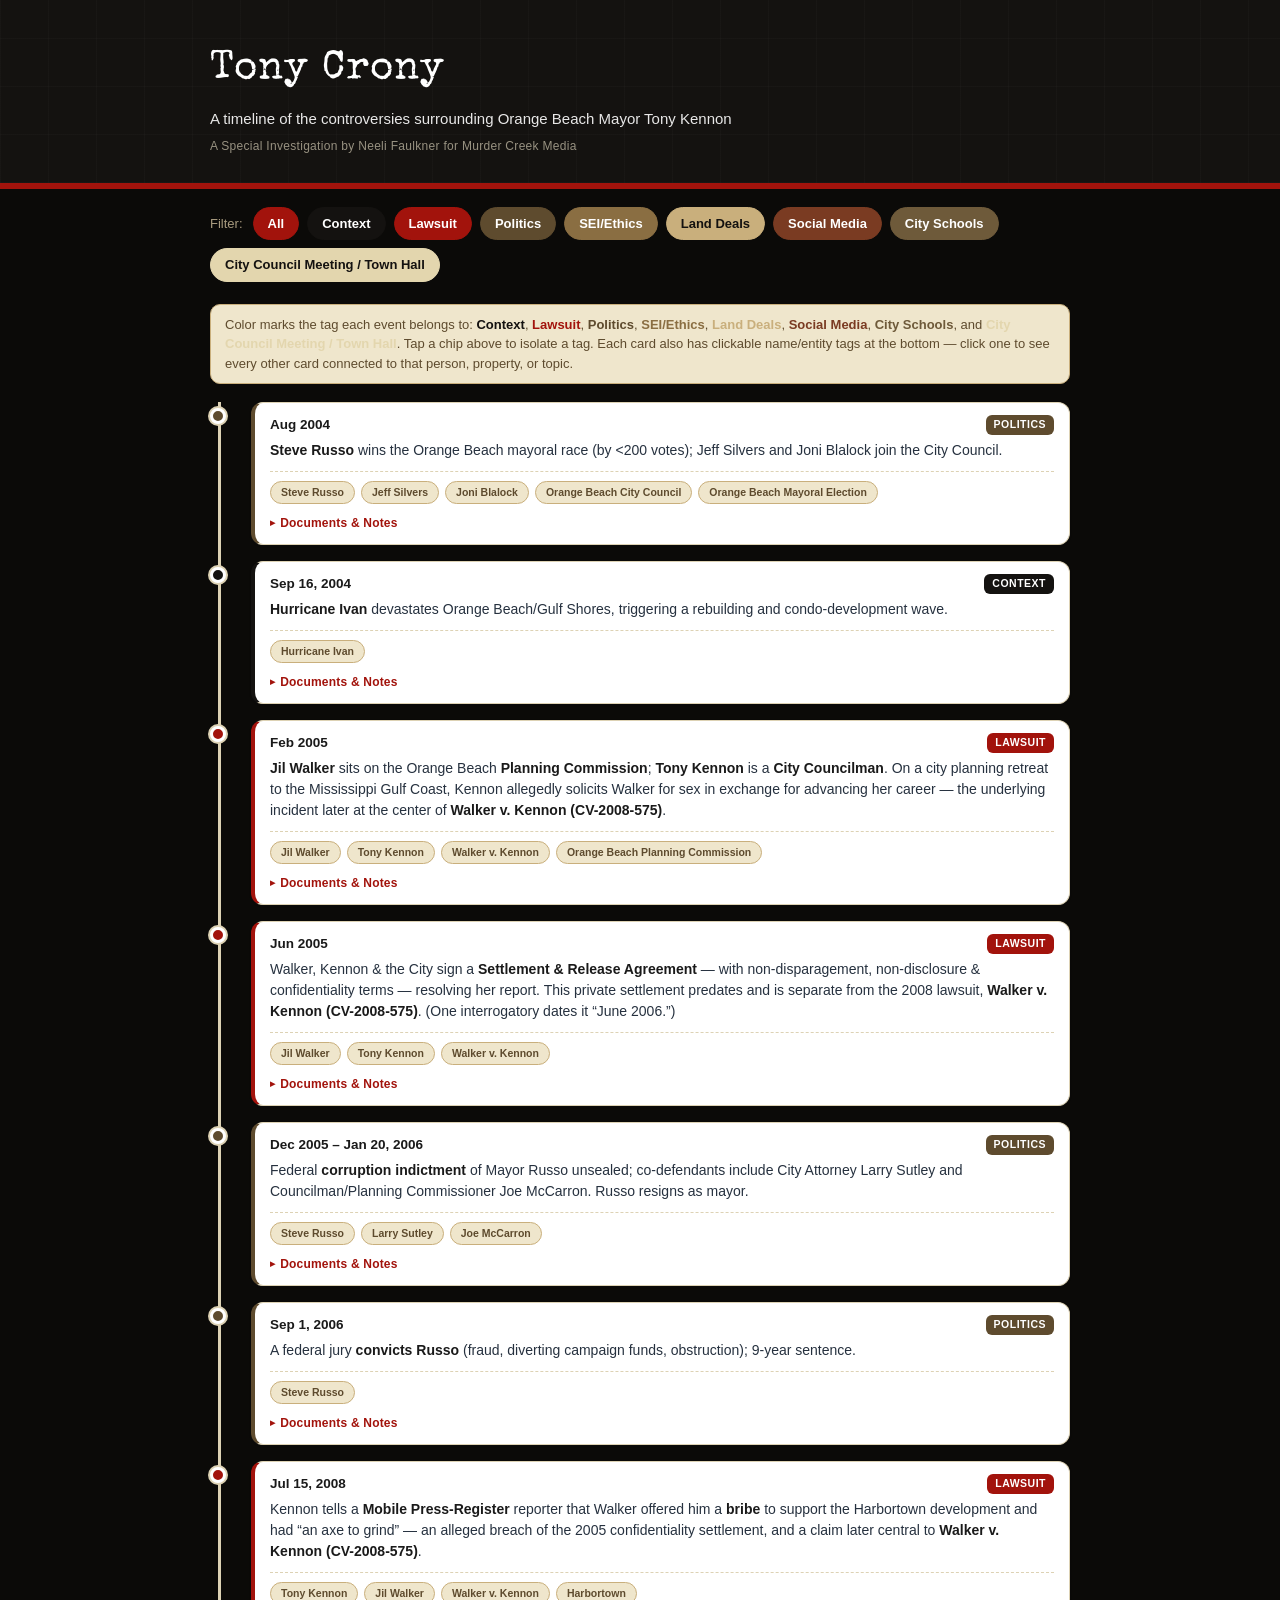
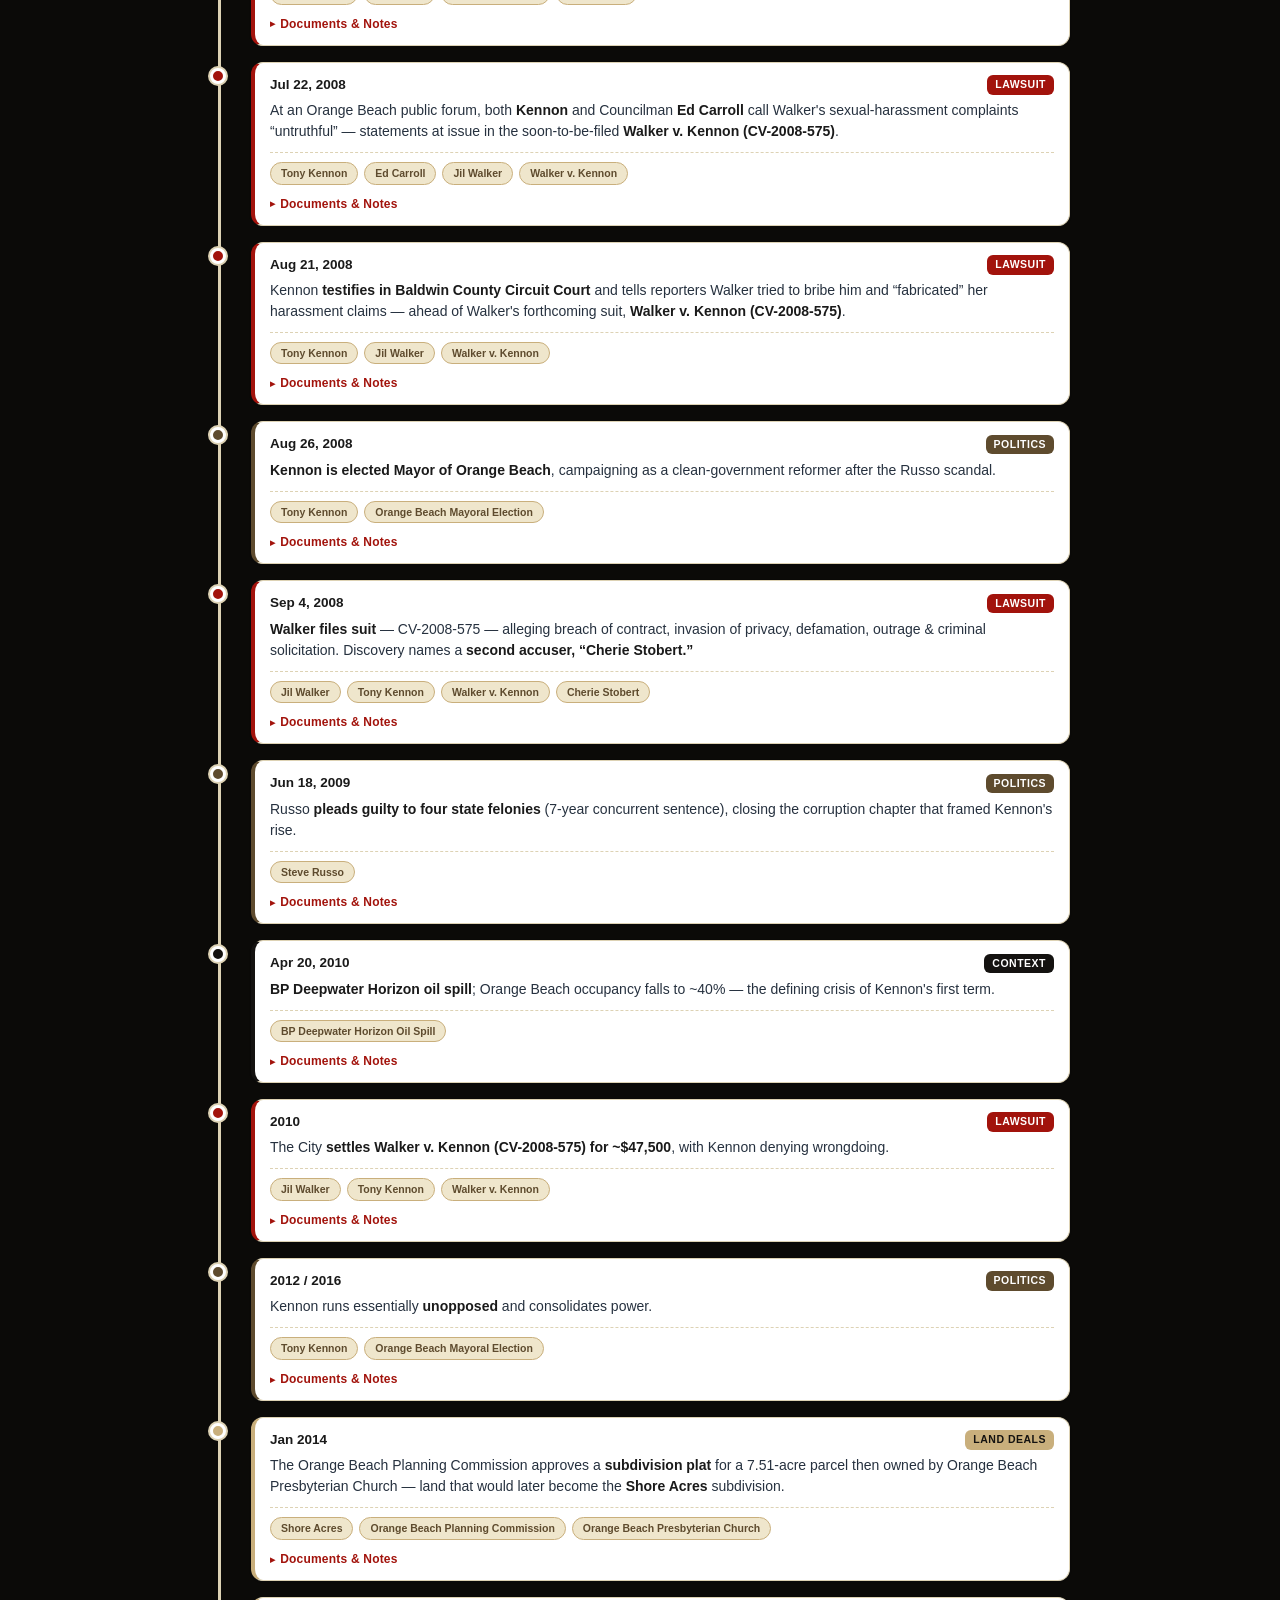
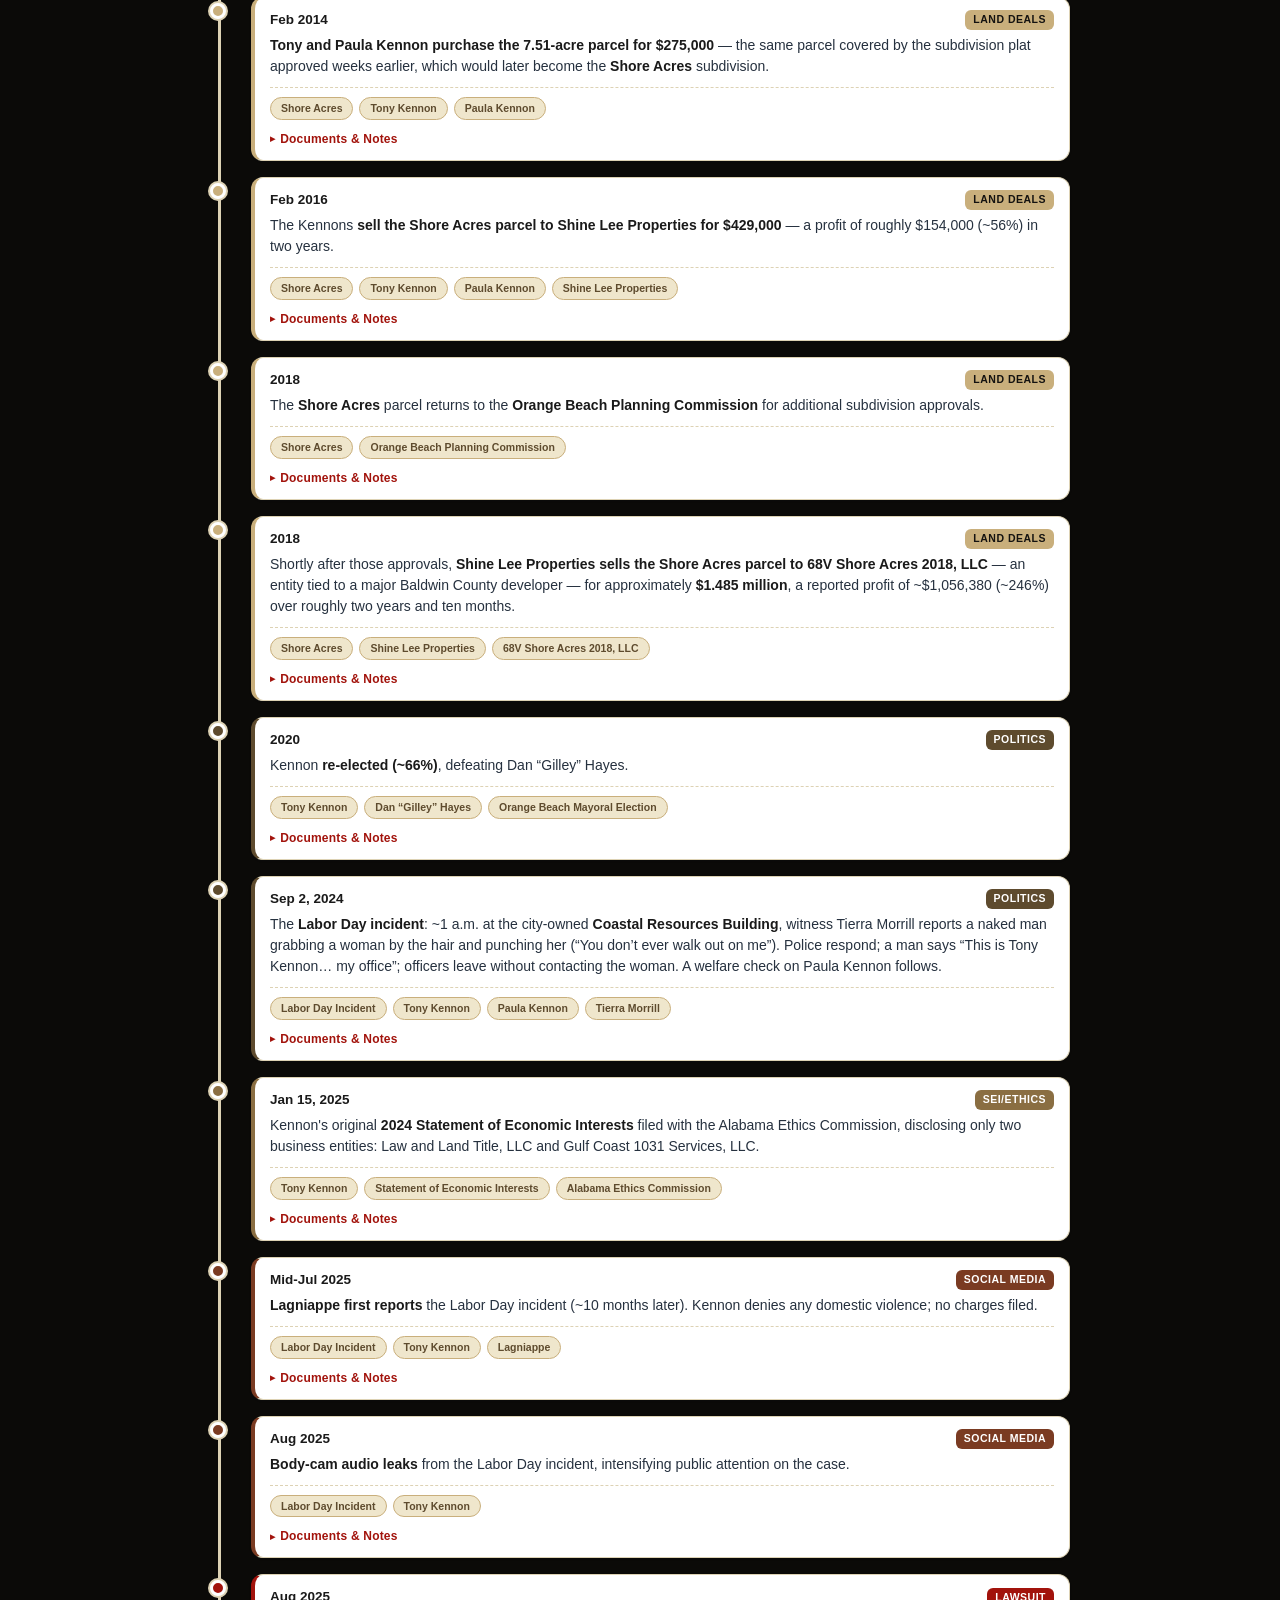
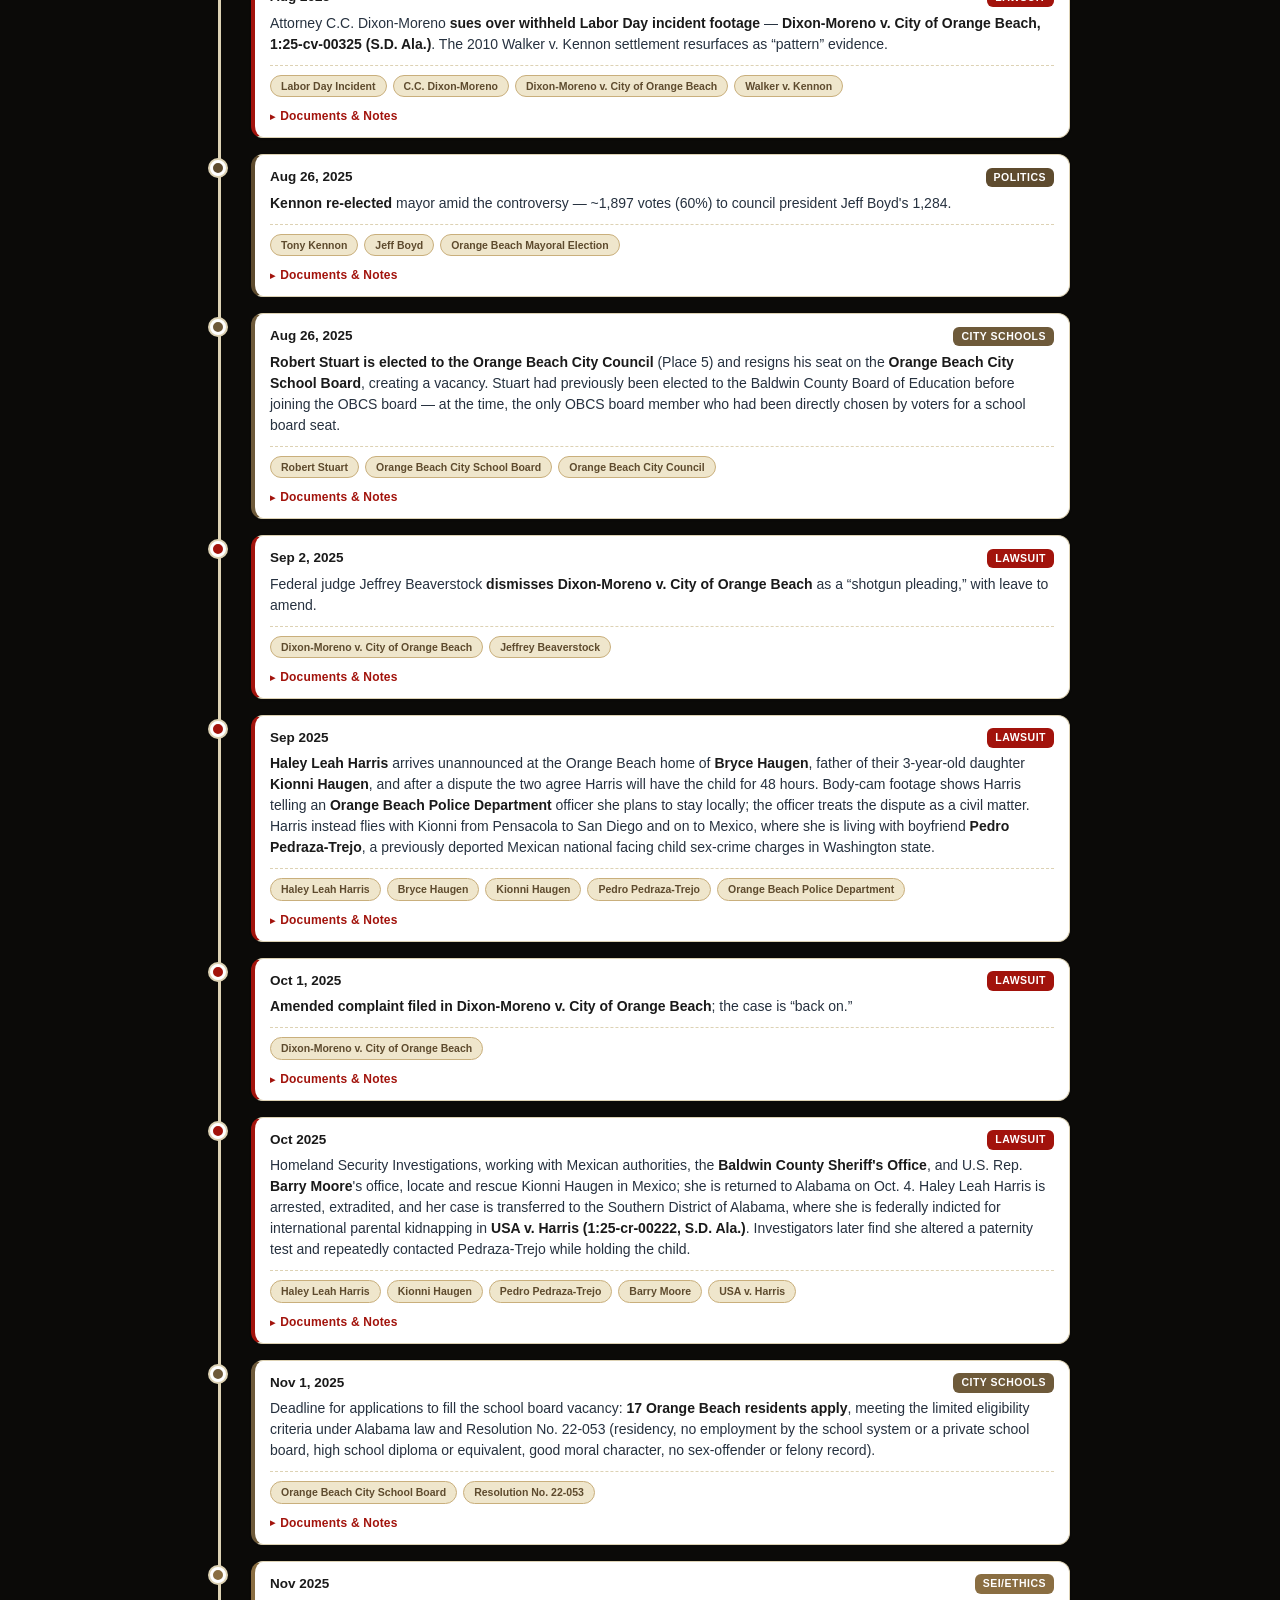
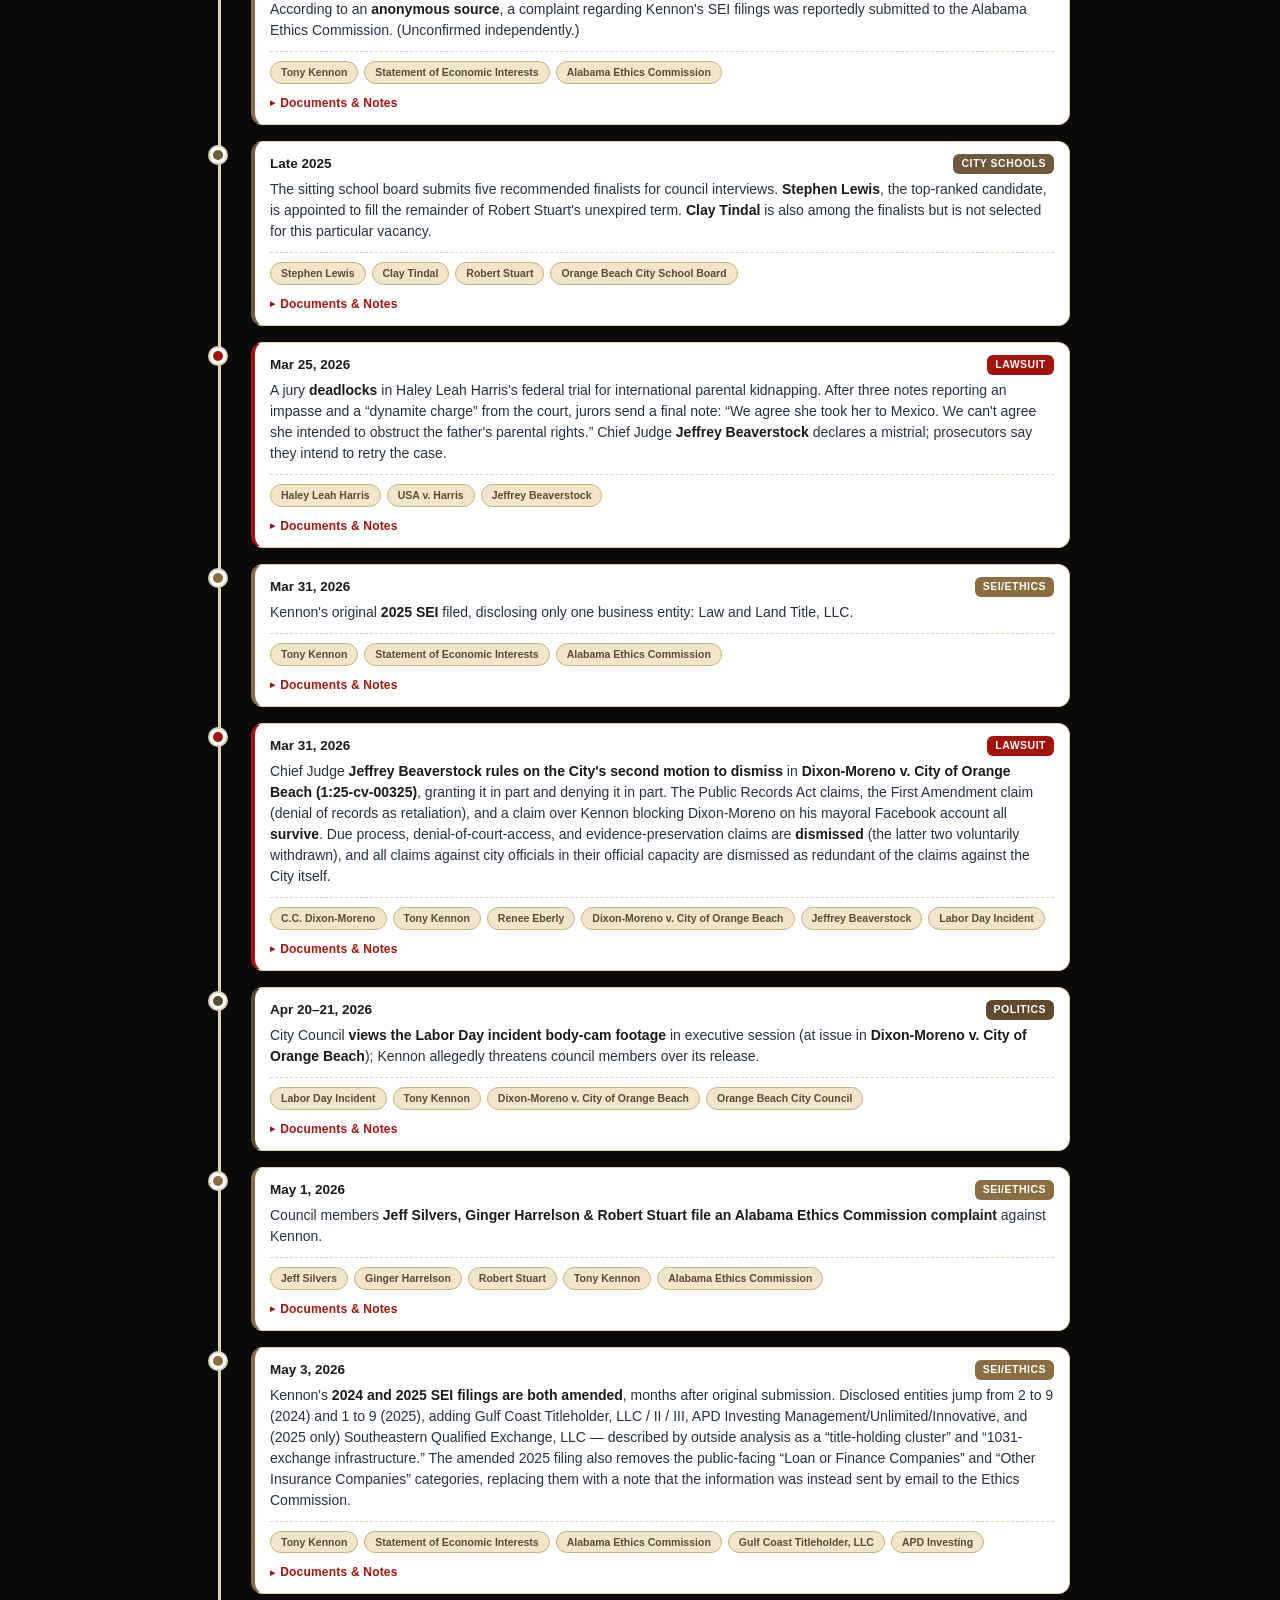
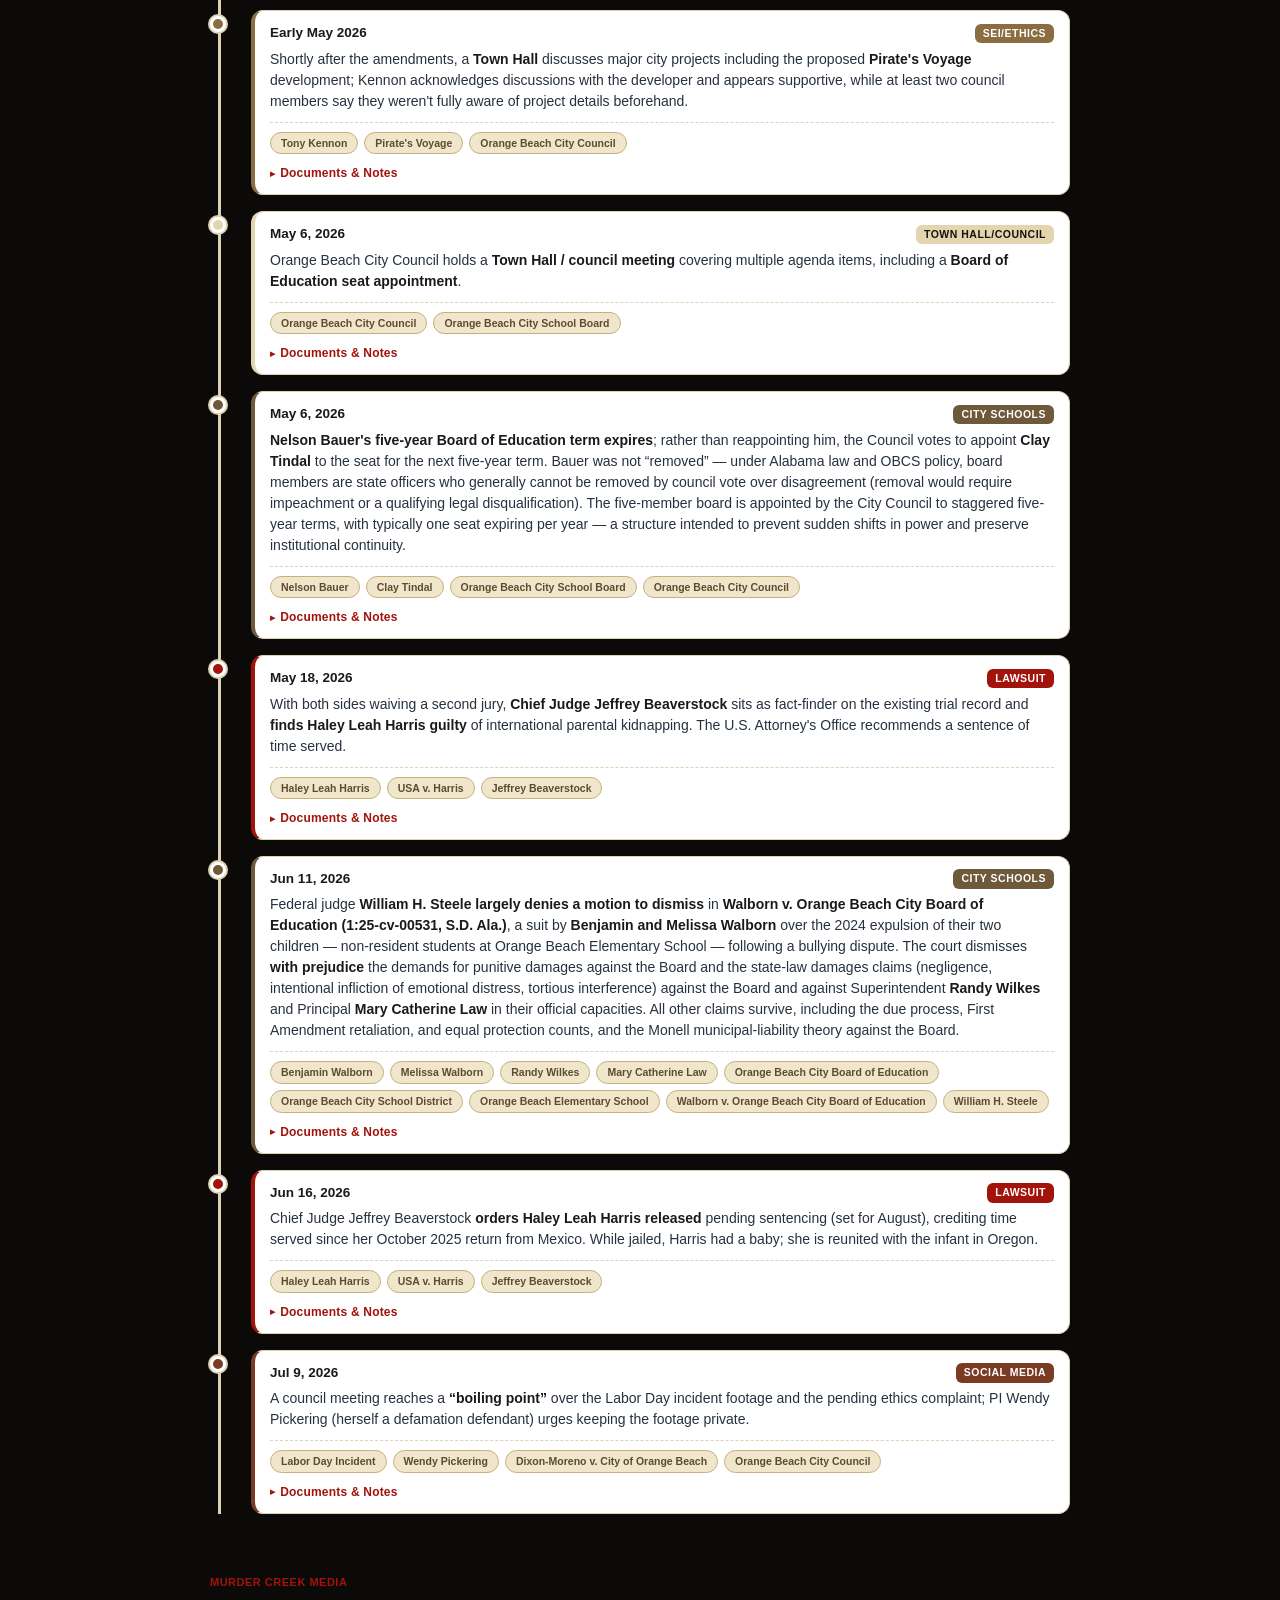
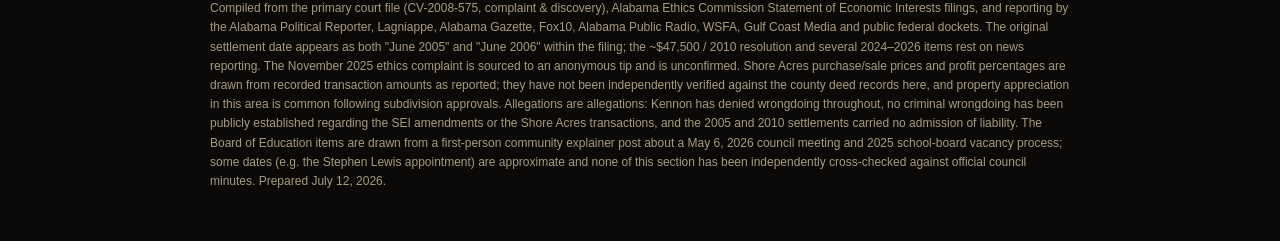
<file: index.html>
<!DOCTYPE html>
<html lang="en">
<head>
<meta charset="utf-8">
<meta name="viewport" content="width=device-width, initial-scale=1">
<title>Tony Crony</title>
<style>
  @import url('https://fonts.googleapis.com/css2?family=Special+Elite&display=swap');
  :root{
    --red:#A2130C; --black:#141210; --white:#ffffff;
    --manila:#EFE6CC; --manila-deep:#C9AF7C; --kraft:#8A6E42; --tan-dark:#5E4B2E; --rust:#7A3B22;
    --parchment:#E3D6AE; --olive:#6E5A3A;
    --ink:#1a1a1a; --muted:#a89b7f;
    --line:#ddd2b4; --bg:#0B0A08; --card:#ffffff;
  }
  *{box-sizing:border-box}
  body{margin:0;background:var(--bg);color:var(--ink);
    font-family:-apple-system,BlinkMacSystemFont,"Segoe UI",Roboto,Helvetica,Arial,sans-serif;
    line-height:1.5;-webkit-font-smoothing:antialiased}
  header{background:
      repeating-linear-gradient(0deg, rgba(255,255,255,.02) 0px, rgba(255,255,255,.02) 1px, transparent 1px, transparent 48px),
      repeating-linear-gradient(90deg, rgba(255,255,255,.02) 0px, rgba(255,255,255,.02) 1px, transparent 1px, transparent 48px),
      var(--black);
    color:var(--white);padding:40px 22px 28px;border-bottom:6px solid var(--red)}
  .wrap{max-width:900px;margin:0 auto;padding:0 20px}
  h1{margin:0 0 8px;font-size:40px;letter-spacing:1px;font-weight:400;color:var(--white);
    font-family:'Special Elite', 'Courier New', monospace}
  .sub{opacity:.9;font-size:15px;color:var(--white)}
  .byline{opacity:.6;font-size:12px;color:var(--manila);margin-top:6px;letter-spacing:.3px}
  .controls{max-width:900px;margin:18px auto 0;padding:0 20px;display:flex;flex-wrap:wrap;gap:8px;align-items:center}
  .controls .lab{font-size:13px;color:var(--muted);margin-right:2px}
  .chip{border:1.5px solid var(--line);background:#fff;border-radius:20px;padding:6px 14px;font-size:13px;
    font-weight:600;cursor:pointer;color:var(--muted);transition:.15s;user-select:none}
  .chip[data-k="Lawsuit"].on{background:var(--red);border-color:var(--red);color:#fff}
  .chip[data-k="Context"].on{background:var(--black);border-color:var(--black);color:#fff}
  .chip[data-k="Politics"].on{background:var(--tan-dark);border-color:var(--tan-dark);color:#fff}
  .chip[data-k="Ethics"].on{background:var(--kraft);border-color:var(--kraft);color:#fff}
  .chip[data-k="Land"].on{background:var(--manila-deep);border-color:var(--manila-deep);color:var(--black)}
  .chip[data-k="Social"].on{background:var(--rust);border-color:var(--rust);color:#fff}
  .chip[data-k="Schools"].on{background:var(--olive);border-color:var(--olive);color:#fff}
  .chip[data-k="Meetings"].on{background:var(--parchment);border-color:var(--parchment);color:var(--black)}
  .chip.all.on{background:var(--red);border-color:var(--red);color:#fff}
  main{max-width:900px;margin:22px auto 60px;padding:0 20px}
  .tl{position:relative;margin-left:8px;padding-left:30px;border-left:3px solid var(--line)}
  .item{position:relative;margin:0 0 16px}
  .dot{position:absolute;left:-41px;top:6px;width:16px;height:16px;border-radius:50%;
    border:3px solid #fff;box-shadow:0 0 0 2px var(--line)}
  .item[data-k="Lawsuit"] .dot{background:var(--red)}
  .item[data-k="Context"] .dot{background:var(--black)}
  .item[data-k="Politics"] .dot{background:var(--tan-dark)}
  .item[data-k="Ethics"] .dot{background:var(--kraft)}
  .item[data-k="Land"] .dot{background:var(--manila-deep)}
  .item[data-k="Social"] .dot{background:var(--rust)}
  .item[data-k="Schools"] .dot{background:var(--olive)}
  .item[data-k="Meetings"] .dot{background:var(--parchment)}
  .card{background:var(--card);border:1px solid var(--line);border-radius:12px;padding:12px 15px;
    box-shadow:0 1px 3px rgba(20,40,70,.05)}
  .item[data-k="Lawsuit"] .card{border-left:4px solid var(--red)}
  .item[data-k="Context"] .card{border-left:4px solid var(--black)}
  .item[data-k="Politics"] .card{border-left:4px solid var(--tan-dark)}
  .item[data-k="Ethics"] .card{border-left:4px solid var(--kraft)}
  .item[data-k="Land"] .card{border-left:4px solid var(--manila-deep)}
  .item[data-k="Social"] .card{border-left:4px solid var(--rust)}
  .item[data-k="Schools"] .card{border-left:4px solid var(--olive)}
  .item[data-k="Meetings"] .card{border-left:4px solid var(--parchment)}
  .date{font-weight:700;font-size:13.5px;color:var(--ink);display:flex;justify-content:space-between;align-items:center;gap:10px}
  .tag{font-size:10.5px;font-weight:700;letter-spacing:.5px;text-transform:uppercase;padding:2px 8px;border-radius:6px;color:#fff;white-space:nowrap}
  .tag.Lawsuit{background:var(--red)} .tag.Context{background:var(--black)} .tag.Politics{background:var(--tan-dark)} .tag.Ethics{background:var(--kraft)} .tag.Land{background:var(--manila-deep);color:var(--black)} .tag.Social{background:var(--rust)} .tag.Schools{background:var(--olive)} .tag.Meetings{background:var(--parchment);color:var(--black)}
  .desc{font-size:14px;margin-top:5px;color:#26313f}
  .desc b{color:var(--ink)}
  .desc ul{margin:6px 0 0;padding-left:18px}
  .desc li{margin:2px 0}
  .subtags{margin-top:10px;padding-top:9px;border-top:1px dashed var(--line);display:flex;flex-wrap:wrap;gap:6px}
  .subtag{font-size:10.5px;font-weight:600;color:var(--tan-dark);background:var(--manila);
    border:1px solid var(--manila-deep);border-radius:12px;padding:3px 10px;cursor:pointer;
    transition:.15s;white-space:nowrap;line-height:1.4}
  .subtag:hover{background:var(--manila-deep);color:var(--black)}
  .subtag.active-filter{background:var(--red);border-color:var(--red);color:#fff}
  .expand-toggle{margin-top:10px;background:none;border:none;color:var(--red);font-size:12px;
    font-weight:700;letter-spacing:.2px;cursor:pointer;padding:2px 0;display:flex;align-items:center;gap:5px}
  .expand-toggle:hover{color:#7a0f09;text-decoration:underline}
  .expand-toggle .arrow{display:inline-block;transition:transform .15s;font-size:10px}
  .item.expanded .expand-toggle .arrow{transform:rotate(90deg)}
  .expand-panel{display:none;margin-top:10px;padding:12px 14px;background:var(--manila);
    border:1px solid var(--manila-deep);border-radius:10px}
  .item.expanded .expand-panel{display:block}
  .expand-panel .files-label{font-size:10.5px;font-weight:700;letter-spacing:.5px;text-transform:uppercase;
    color:var(--tan-dark);margin-bottom:6px}
  .file-link{display:flex;align-items:center;gap:8px;background:#fff;border:1px solid var(--manila-deep);
    border-radius:8px;padding:7px 10px;margin-bottom:6px;text-decoration:none;color:var(--ink);
    font-size:13px;font-weight:600;transition:.15s}
  .file-link:last-child{margin-bottom:0}
  .file-link:hover{background:var(--manila-deep)}
  .file-link .file-icon{flex-shrink:0}
  .no-files{font-size:13px;color:var(--muted);font-style:italic}
  #subtagBanner{display:none;max-width:900px;margin:0 auto 16px;padding:0 20px}
  #subtagBanner.show{display:block}
  .banner-inner{background:var(--black);color:#fff;border-radius:10px;padding:10px 16px;
    display:flex;align-items:center;justify-content:space-between;gap:10px;font-size:13px;
    border-left:4px solid var(--red)}
  .banner-inner b{color:var(--parchment)}
  .clear-btn{background:var(--red);color:#fff;border:none;border-radius:8px;padding:6px 13px;
    font-size:12px;font-weight:700;cursor:pointer;white-space:nowrap}
  .clear-btn:hover{background:#c2170e}
  footer{max-width:900px;margin:0 auto 50px;padding:0 20px;color:var(--muted);font-size:12px;line-height:1.6}
  .legend-note{background:var(--manila);border:1px solid var(--manila-deep);border-radius:10px;padding:10px 14px;font-size:13px;color:var(--tan-dark);margin-bottom:18px}
  .hidden{display:none}
</style>
</head>
<body>
<header>
  <div class="wrap">
    <h1>Tony Crony</h1>
    <div class="sub">A timeline of the controversies surrounding Orange Beach Mayor Tony Kennon</div>
    <div class="byline">A Special Investigation by Neeli Faulkner for Murder Creek Media</div>
  </div>
</header>

<div class="controls">
  <span class="lab">Filter:</span>
  <span class="chip all on" data-k="all">All</span>
  <span class="chip on" data-k="Context">Context</span>
  <span class="chip on" data-k="Lawsuit">Lawsuit</span>
  <span class="chip on" data-k="Politics">Politics</span>
  <span class="chip on" data-k="Ethics">SEI/Ethics</span>
  <span class="chip on" data-k="Land">Land Deals</span>
  <span class="chip on" data-k="Social">Social Media</span>
  <span class="chip on" data-k="Schools">City Schools</span>
  <span class="chip on" data-k="Meetings">City Council Meeting / Town Hall</span>
</div>

<div id="subtagBanner">
  <div class="banner-inner">
    <span>Filtering by: <b id="subtagBannerText"></b></span>
    <button class="clear-btn" id="subtagClearBtn">✕ Clear filter</button>
  </div>
</div>

<main>
  <div class="legend-note">Color marks the tag each event belongs to: <b style="color:var(--black)">Context</b>, <b style="color:var(--red)">Lawsuit</b>, <b style="color:var(--tan-dark)">Politics</b>, <b style="color:var(--kraft)">SEI/Ethics</b>, <b style="color:var(--manila-deep)">Land Deals</b>, <b style="color:var(--rust)">Social Media</b>, <b style="color:var(--olive)">City Schools</b>, and <b style="color:var(--parchment)">City Council Meeting / Town Hall</b>. Tap a chip above to isolate a tag. Each card also has clickable name/entity tags at the bottom &mdash; click one to see every other card connected to that person, property, or topic.</div>
  <div class="tl" id="tl"></div>
</main>

<footer>
  <div style="color:var(--red);font-weight:700;letter-spacing:.5px;text-transform:uppercase;font-size:11px;margin-bottom:8px">Murder Creek Media</div>
  Compiled from the primary court file (CV-2008-575, complaint &amp; discovery), Alabama Ethics Commission Statement of Economic Interests filings, and reporting by the Alabama Political Reporter, Lagniappe, Alabama Gazette, Fox10, Alabama Public Radio, WSFA, Gulf Coast Media and public federal dockets. The original settlement date appears as both "June 2005" and "June 2006" within the filing; the ~$47,500 / 2010 resolution and several 2024–2026 items rest on news reporting. The November 2025 ethics complaint is sourced to an anonymous tip and is unconfirmed. Shore Acres purchase/sale prices and profit percentages are drawn from recorded transaction amounts as reported; they have not been independently verified against the county deed records here, and property appreciation in this area is common following subdivision approvals. Allegations are allegations: Kennon has denied wrongdoing throughout, no criminal wrongdoing has been publicly established regarding the SEI amendments or the Shore Acres transactions, and the 2005 and 2010 settlements carried no admission of liability. The Board of Education items are drawn from a first-person community explainer post about a May 6, 2026 council meeting and 2025 school-board vacancy process; some dates (e.g. the Stephen Lewis appointment) are approximate and none of this section has been independently cross-checked against official council minutes. Prepared July 12, 2026.
</footer>

<script>
const EVENTS = [
  ["Aug 2004","Politics","<b>Steve Russo</b> wins the Orange Beach mayoral race (by &lt;200 votes); Jeff Silvers and Joni Blalock join the City Council.",
    ["Steve Russo","Jeff Silvers","Joni Blalock","Orange Beach City Council","Orange Beach Mayoral Election"],[]],
  ["Sep 16, 2004","Context","<b>Hurricane Ivan</b> devastates Orange Beach/Gulf Shores, triggering a rebuilding and condo-development wave.",
    ["Hurricane Ivan"],[]],
  ["Feb 2005","Lawsuit","<b>Jil Walker</b> sits on the Orange Beach <b>Planning Commission</b>; <b>Tony Kennon</b> is a <b>City Councilman</b>. On a city planning retreat to the Mississippi Gulf Coast, Kennon allegedly solicits Walker for sex in exchange for advancing her career &mdash; the underlying incident later at the center of <b>Walker v. Kennon (CV-2008-575)</b>.",
    ["Jil Walker","Tony Kennon","Walker v. Kennon","Orange Beach Planning Commission"],[]],
  ["Jun 2005","Lawsuit","Walker, Kennon &amp; the City sign a <b>Settlement &amp; Release Agreement</b> &mdash; with non-disparagement, non-disclosure &amp; confidentiality terms &mdash; resolving her report. This private settlement predates and is separate from the 2008 lawsuit, <b>Walker v. Kennon (CV-2008-575)</b>. (One interrogatory dates it “June 2006.”)",
    ["Jil Walker","Tony Kennon","Walker v. Kennon"],[]],
  ["Dec 2005 – Jan 20, 2006","Politics","Federal <b>corruption indictment</b> of Mayor Russo unsealed; co-defendants include City Attorney Larry Sutley and Councilman/Planning Commissioner Joe McCarron. Russo resigns as mayor.",
    ["Steve Russo","Larry Sutley","Joe McCarron"],[]],
  ["Sep 1, 2006","Politics","A federal jury <b>convicts Russo</b> (fraud, diverting campaign funds, obstruction); 9-year sentence.",
    ["Steve Russo"],[]],
  ["Jul 15, 2008","Lawsuit","Kennon tells a <b>Mobile Press-Register</b> reporter that Walker offered him a <b>bribe</b> to support the Harbortown development and had “an axe to grind” &mdash; an alleged breach of the 2005 confidentiality settlement, and a claim later central to <b>Walker v. Kennon (CV-2008-575)</b>.",
    ["Tony Kennon","Jil Walker","Walker v. Kennon","Harbortown"],[]],
  ["Jul 22, 2008","Lawsuit","At an Orange Beach public forum, both <b>Kennon</b> and Councilman <b>Ed Carroll</b> call Walker's sexual-harassment complaints “untruthful” &mdash; statements at issue in the soon-to-be-filed <b>Walker v. Kennon (CV-2008-575)</b>.",
    ["Tony Kennon","Ed Carroll","Jil Walker","Walker v. Kennon"],[]],
  ["Aug 21, 2008","Lawsuit","Kennon <b>testifies in Baldwin County Circuit Court</b> and tells reporters Walker tried to bribe him and “fabricated” her harassment claims &mdash; ahead of Walker's forthcoming suit, <b>Walker v. Kennon (CV-2008-575)</b>.",
    ["Tony Kennon","Jil Walker","Walker v. Kennon"],[]],
  ["Aug 26, 2008","Politics","<b>Kennon is elected Mayor of Orange Beach</b>, campaigning as a clean-government reformer after the Russo scandal.",
    ["Tony Kennon","Orange Beach Mayoral Election"],[]],
  ["Sep 4, 2008","Lawsuit","<b>Walker files suit</b> — CV-2008-575 — alleging breach of contract, invasion of privacy, defamation, outrage &amp; criminal solicitation. Discovery names a <b>second accuser, “Cherie Stobert.”</b>",
    ["Jil Walker","Tony Kennon","Walker v. Kennon","Cherie Stobert"],[{label:"Jil Walker — Court Document (PDF)", url:"https://neelifaulkner.github.io/tonycrony/documents/JilWalker/JilWalker_court_doc.pdf"}]],
  ["Jun 18, 2009","Politics","Russo <b>pleads guilty to four state felonies</b> (7-year concurrent sentence), closing the corruption chapter that framed Kennon's rise.",
    ["Steve Russo"],[]],
  ["Apr 20, 2010","Context","<b>BP Deepwater Horizon oil spill</b>; Orange Beach occupancy falls to ~40% — the defining crisis of Kennon's first term.",
    ["BP Deepwater Horizon Oil Spill"],[]],
  ["2010","Lawsuit","The City <b>settles Walker v. Kennon (CV-2008-575) for ~$47,500</b>, with Kennon denying wrongdoing.",
    ["Jil Walker","Tony Kennon","Walker v. Kennon"],[]],
  ["2012 / 2016","Politics","Kennon runs essentially <b>unopposed</b> and consolidates power.",
    ["Tony Kennon","Orange Beach Mayoral Election"],[]],
  ["Jan 2014","Land","The Orange Beach Planning Commission approves a <b>subdivision plat</b> for a 7.51-acre parcel then owned by Orange Beach Presbyterian Church &mdash; land that would later become the <b>Shore Acres</b> subdivision.",
    ["Shore Acres","Orange Beach Planning Commission","Orange Beach Presbyterian Church"],[]],
  ["Feb 2014","Land","<b>Tony and Paula Kennon purchase the 7.51-acre parcel for $275,000</b> &mdash; the same parcel covered by the subdivision plat approved weeks earlier, which would later become the <b>Shore Acres</b> subdivision.",
    ["Shore Acres","Tony Kennon","Paula Kennon"],[]],
  ["Feb 2016","Land","The Kennons <b>sell the Shore Acres parcel to Shine Lee Properties for $429,000</b> &mdash; a profit of roughly $154,000 (~56%) in two years.",
    ["Shore Acres","Tony Kennon","Paula Kennon","Shine Lee Properties"],[]],
  ["2018","Land","The <b>Shore Acres</b> parcel returns to the <b>Orange Beach Planning Commission</b> for additional subdivision approvals.",
    ["Shore Acres","Orange Beach Planning Commission"],[]],
  ["2018","Land","Shortly after those approvals, <b>Shine Lee Properties sells the Shore Acres parcel to 68V Shore Acres 2018, LLC</b> &mdash; an entity tied to a major Baldwin County developer &mdash; for approximately <b>$1.485 million</b>, a reported profit of ~$1,056,380 (~246%) over roughly two years and ten months.",
    ["Shore Acres","Shine Lee Properties","68V Shore Acres 2018, LLC"],[]],
  ["2020","Politics","Kennon <b>re-elected (~66%)</b>, defeating Dan “Gilley” Hayes.",
    ["Tony Kennon","Dan “Gilley” Hayes","Orange Beach Mayoral Election"],[]],
  ["Sep 2, 2024","Politics","The <b>Labor Day incident</b>: ~1 a.m. at the city-owned <b>Coastal Resources Building</b>, witness Tierra Morrill reports a naked man grabbing a woman by the hair and punching her (“You don’t ever walk out on me”). Police respond; a man says “This is Tony Kennon… my office”; officers leave without contacting the woman. A welfare check on Paula Kennon follows.",
    ["Labor Day Incident","Tony Kennon","Paula Kennon","Tierra Morrill"],[]],
  ["Jan 15, 2025","Ethics","Kennon's original <b>2024 Statement of Economic Interests</b> filed with the Alabama Ethics Commission, disclosing only two business entities: Law and Land Title, LLC and Gulf Coast 1031 Services, LLC.",
    ["Tony Kennon","Statement of Economic Interests","Alabama Ethics Commission"],[]],
  ["Mid-Jul 2025","Social","<b>Lagniappe first reports</b> the Labor Day incident (~10 months later). Kennon denies any domestic violence; no charges filed.",
    ["Labor Day Incident","Tony Kennon","Lagniappe"],[]],
  ["Aug 2025","Social","<b>Body-cam audio leaks</b> from the Labor Day incident, intensifying public attention on the case.",
    ["Labor Day Incident","Tony Kennon"],[]],
  ["Aug 2025","Lawsuit","Attorney C.C. Dixon-Moreno <b>sues over withheld Labor Day incident footage</b> — <b>Dixon-Moreno v. City of Orange Beach, 1:25-cv-00325 (S.D. Ala.)</b>. The 2010 Walker v. Kennon settlement resurfaces as “pattern” evidence.",
    ["Labor Day Incident","C.C. Dixon-Moreno","Dixon-Moreno v. City of Orange Beach","Walker v. Kennon"],[]],
  ["Aug 26, 2025","Politics","<b>Kennon re-elected</b> mayor amid the controversy — ~1,897 votes (60%) to council president Jeff Boyd's 1,284.",
    ["Tony Kennon","Jeff Boyd","Orange Beach Mayoral Election"],[]],
  ["Aug 26, 2025","Schools","<b>Robert Stuart is elected to the Orange Beach City Council</b> (Place 5) and resigns his seat on the <b>Orange Beach City School Board</b>, creating a vacancy. Stuart had previously been elected to the Baldwin County Board of Education before joining the OBCS board &mdash; at the time, the only OBCS board member who had been directly chosen by voters for a school board seat.",
    ["Robert Stuart","Orange Beach City School Board","Orange Beach City Council"],[]],
  ["Sep 2, 2025","Lawsuit","Federal judge Jeffrey Beaverstock <b>dismisses Dixon-Moreno v. City of Orange Beach</b> as a “shotgun pleading,” with leave to amend.",
    ["Dixon-Moreno v. City of Orange Beach","Jeffrey Beaverstock"],[]],
  ["Sep 2025","Lawsuit","<b>Haley Leah Harris</b> arrives unannounced at the Orange Beach home of <b>Bryce Haugen</b>, father of their 3-year-old daughter <b>Kionni Haugen</b>, and after a dispute the two agree Harris will have the child for 48 hours. Body-cam footage shows Harris telling an <b>Orange Beach Police Department</b> officer she plans to stay locally; the officer treats the dispute as a civil matter. Harris instead flies with Kionni from Pensacola to San Diego and on to Mexico, where she is living with boyfriend <b>Pedro Pedraza-Trejo</b>, a previously deported Mexican national facing child sex-crime charges in Washington state.",
    ["Haley Leah Harris","Bryce Haugen","Kionni Haugen","Pedro Pedraza-Trejo","Orange Beach Police Department"],[]],
  ["Oct 1, 2025","Lawsuit","<b>Amended complaint filed in Dixon-Moreno v. City of Orange Beach</b>; the case is “back on.”",
    ["Dixon-Moreno v. City of Orange Beach"],[]],
  ["Oct 2025","Lawsuit","Homeland Security Investigations, working with Mexican authorities, the <b>Baldwin County Sheriff's Office</b>, and U.S. Rep. <b>Barry Moore</b>'s office, locate and rescue Kionni Haugen in Mexico; she is returned to Alabama on Oct. 4. Haley Leah Harris is arrested, extradited, and her case is transferred to the Southern District of Alabama, where she is federally indicted for international parental kidnapping in <b>USA v. Harris (1:25-cr-00222, S.D. Ala.)</b>. Investigators later find she altered a paternity test and repeatedly contacted Pedraza-Trejo while holding the child.",
    ["Haley Leah Harris","Kionni Haugen","Pedro Pedraza-Trejo","Barry Moore","USA v. Harris"],[]],
  ["Nov 1, 2025","Schools","Deadline for applications to fill the school board vacancy: <b>17 Orange Beach residents apply</b>, meeting the limited eligibility criteria under Alabama law and Resolution No. 22-053 (residency, no employment by the school system or a private school board, high school diploma or equivalent, good moral character, no sex-offender or felony record).",
    ["Orange Beach City School Board","Resolution No. 22-053"],[]],
  ["Nov 2025","Ethics","According to an <b>anonymous source</b>, a complaint regarding Kennon's SEI filings was reportedly submitted to the Alabama Ethics Commission. (Unconfirmed independently.)",
    ["Tony Kennon","Statement of Economic Interests","Alabama Ethics Commission"],[]],
  ["Late 2025","Schools","The sitting school board submits five recommended finalists for council interviews. <b>Stephen Lewis</b>, the top-ranked candidate, is appointed to fill the remainder of Robert Stuart's unexpired term. <b>Clay Tindal</b> is also among the finalists but is not selected for this particular vacancy.",
    ["Stephen Lewis","Clay Tindal","Robert Stuart","Orange Beach City School Board"],[]],
  ["Mar 25, 2026","Lawsuit","A jury <b>deadlocks</b> in Haley Leah Harris's federal trial for international parental kidnapping. After three notes reporting an impasse and a “dynamite charge” from the court, jurors send a final note: “We agree she took her to Mexico. We can't agree she intended to obstruct the father's parental rights.” Chief Judge <b>Jeffrey Beaverstock</b> declares a mistrial; prosecutors say they intend to retry the case.",
    ["Haley Leah Harris","USA v. Harris","Jeffrey Beaverstock"],[]],
  ["Mar 31, 2026","Ethics","Kennon's original <b>2025 SEI</b> filed, disclosing only one business entity: Law and Land Title, LLC.",
    ["Tony Kennon","Statement of Economic Interests","Alabama Ethics Commission"],[]],
  ["Mar 31, 2026","Lawsuit","Chief Judge <b>Jeffrey Beaverstock rules on the City's second motion to dismiss</b> in <b>Dixon-Moreno v. City of Orange Beach (1:25-cv-00325)</b>, granting it in part and denying it in part. The Public Records Act claims, the First Amendment claim (denial of records as retaliation), and a claim over Kennon blocking Dixon-Moreno on his mayoral Facebook account all <b>survive</b>. Due process, denial-of-court-access, and evidence-preservation claims are <b>dismissed</b> (the latter two voluntarily withdrawn), and all claims against city officials in their official capacity are dismissed as redundant of the claims against the City itself.",
    ["C.C. Dixon-Moreno","Tony Kennon","Renee Eberly","Dixon-Moreno v. City of Orange Beach","Jeffrey Beaverstock","Labor Day Incident"],
    [{label:"Order on Motion to Dismiss — Dixon-Moreno v. City of Orange Beach (PDF)", url:"https://cases.justia.com/federal/district-courts/alabama/alsdce/1:2025cv00325/76259/39/0.pdf"}]],
  ["Apr 20–21, 2026","Politics","City Council <b>views the Labor Day incident body-cam footage</b> in executive session (at issue in <b>Dixon-Moreno v. City of Orange Beach</b>); Kennon allegedly threatens council members over its release.",
    ["Labor Day Incident","Tony Kennon","Dixon-Moreno v. City of Orange Beach","Orange Beach City Council"],[]],
  ["May 1, 2026","Ethics","Council members <b>Jeff Silvers, Ginger Harrelson &amp; Robert Stuart file an Alabama Ethics Commission complaint</b> against Kennon.",
    ["Jeff Silvers","Ginger Harrelson","Robert Stuart","Tony Kennon","Alabama Ethics Commission"],[]],
  ["May 3, 2026","Ethics","Kennon's <b>2024 and 2025 SEI filings are both amended</b>, months after original submission. Disclosed entities jump from 2 to 9 (2024) and 1 to 9 (2025), adding Gulf Coast Titleholder, LLC / II / III, APD Investing Management/Unlimited/Innovative, and (2025 only) Southeastern Qualified Exchange, LLC — described by outside analysis as a “title-holding cluster” and “1031-exchange infrastructure.” The amended 2025 filing also removes the public-facing \u201cLoan or Finance Companies\u201d and \u201cOther Insurance Companies\u201d categories, replacing them with a note that the information was instead sent by email to the Ethics Commission.",
    ["Tony Kennon","Statement of Economic Interests","Alabama Ethics Commission","Gulf Coast Titleholder, LLC","APD Investing"],[]],
  ["Early May 2026","Ethics","Shortly after the amendments, a <b>Town Hall</b> discusses major city projects including the proposed <b>Pirate's Voyage</b> development; Kennon acknowledges discussions with the developer and appears supportive, while at least two council members say they weren't fully aware of project details beforehand.",
    ["Tony Kennon","Pirate's Voyage","Orange Beach City Council"],[]],
  ["May 6, 2026","Meetings","Orange Beach City Council holds a <b>Town Hall / council meeting</b> covering multiple agenda items, including a <b>Board of Education seat appointment</b>.",
    ["Orange Beach City Council","Orange Beach City School Board"],[]],
  ["May 6, 2026","Schools","<b>Nelson Bauer's five-year Board of Education term expires</b>; rather than reappointing him, the Council votes to appoint <b>Clay Tindal</b> to the seat for the next five-year term. Bauer was not \u201cremoved\u201d &mdash; under Alabama law and OBCS policy, board members are state officers who generally cannot be removed by council vote over disagreement (removal would require impeachment or a qualifying legal disqualification). The five-member board is appointed by the City Council to staggered five-year terms, with typically one seat expiring per year &mdash; a structure intended to prevent sudden shifts in power and preserve institutional continuity.",
    ["Nelson Bauer","Clay Tindal","Orange Beach City School Board","Orange Beach City Council"],[]],
  ["May 18, 2026","Lawsuit","With both sides waiving a second jury, <b>Chief Judge Jeffrey Beaverstock</b> sits as fact-finder on the existing trial record and <b>finds Haley Leah Harris guilty</b> of international parental kidnapping. The U.S. Attorney's Office recommends a sentence of time served.",
    ["Haley Leah Harris","USA v. Harris","Jeffrey Beaverstock"],[]],
  ["Jun 11, 2026","Schools","Federal judge <b>William H. Steele largely denies a motion to dismiss</b> in <b>Walborn v. Orange Beach City Board of Education (1:25-cv-00531, S.D. Ala.)</b>, a suit by <b>Benjamin and Melissa Walborn</b> over the 2024 expulsion of their two children &mdash; non-resident students at Orange Beach Elementary School &mdash; following a bullying dispute. The court dismisses <b>with prejudice</b> the demands for punitive damages against the Board and the state-law damages claims (negligence, intentional infliction of emotional distress, tortious interference) against the Board and against Superintendent <b>Randy Wilkes</b> and Principal <b>Mary Catherine Law</b> in their official capacities. All other claims survive, including the due process, First Amendment retaliation, and equal protection counts, and the Monell municipal-liability theory against the Board.",
    ["Benjamin Walborn","Melissa Walborn","Randy Wilkes","Mary Catherine Law","Orange Beach City Board of Education","Orange Beach City School District","Orange Beach Elementary School","Walborn v. Orange Beach City Board of Education","William H. Steele"],
    [{label:"Order on Motion to Dismiss — Walborn v. OBCBOE (PDF)", url:"https://cases.justia.com/federal/district-courts/alabama/alsdce/1:2025cv00531/77045/43/0.pdf"}]],
  ["Jun 16, 2026","Lawsuit","Chief Judge Jeffrey Beaverstock <b>orders Haley Leah Harris released</b> pending sentencing (set for August), crediting time served since her October 2025 return from Mexico. While jailed, Harris had a baby; she is reunited with the infant in Oregon.",
    ["Haley Leah Harris","USA v. Harris","Jeffrey Beaverstock"],[]],
  ["Jul 9, 2026","Social","A council meeting reaches a <b>“boiling point”</b> over the Labor Day incident footage and the pending ethics complaint; PI Wendy Pickering (herself a defamation defendant) urges keeping the footage private.",
    ["Labor Day Incident","Wendy Pickering","Dixon-Moreno v. City of Orange Beach","Orange Beach City Council"],[]],
];
const tl = document.getElementById('tl');
const labels = {Context:'Context', Lawsuit:'Lawsuit', Politics:'Politics', Ethics:'SEI/Ethics', Land:'Land Deals', Social:'Social Media', Schools:'City Schools', Meetings:'Town Hall/Council'};
const fileIcon = `<svg class="file-icon" width="15" height="15" viewBox="0 0 24 24" fill="none" stroke="currentColor" stroke-width="2"><path d="M14 2H6a2 2 0 0 0-2 2v16a2 2 0 0 0 2 2h12a2 2 0 0 0 2-2V8z"/><path d="M14 2v6h6"/></svg>`;
EVENTS.forEach(([date,k,desc,subtags,files])=>{
  const el=document.createElement('div');
  el.className='item'; el.dataset.k=k;
  el.subtagsList = subtags || [];
  const subtagsHtml = (subtags||[]).map(s=>`<span class="subtag" data-subtag="${s}">${s}</span>`).join('');
  const fList = files || [];
  const filesHtml = fList.length
    ? fList.map(f=>`<a class="file-link" href="${f.url}" target="_blank" rel="noopener">${fileIcon}<span>${f.label}</span></a>`).join('')
    : `<div class="no-files">No documents added yet.</div>`;
  el.innerHTML=`<span class="dot"></span><div class="card">
    <div class="date"><span>${date}</span><span class="tag ${k}">${labels[k]}</span></div>
    <div class="desc">${desc}</div>
    <div class="subtags">${subtagsHtml}</div>
    <button class="expand-toggle" type="button"><span class="arrow">&#9656;</span> Documents &amp; Notes</button>
    <div class="expand-panel">
      <div class="files-label">Files</div>
      ${filesHtml}
    </div></div>`;
  tl.appendChild(el);
});
const chips=[...document.querySelectorAll('.chip')];
const active=new Set(['Context','Lawsuit','Politics','Ethics','Land','Social','Schools','Meetings']);
let activeSubtag=null;
const allKeys=['Context','Lawsuit','Politics','Ethics','Land','Social','Schools','Meetings'];
function render(){
  document.querySelectorAll('.item').forEach(it=>{
    const show = activeSubtag ? it.subtagsList.includes(activeSubtag) : active.has(it.dataset.k);
    it.classList.toggle('hidden',!show);
    it.querySelectorAll('.subtag').forEach(sp=>{
      sp.classList.toggle('active-filter', !!activeSubtag && sp.dataset.subtag===activeSubtag);
    });
  });
  chips.forEach(c=>{
    if(c.dataset.k==='all') c.classList.toggle('on', !activeSubtag && active.size===8);
    else c.classList.toggle('on', !activeSubtag && active.has(c.dataset.k));
  });
  const banner=document.getElementById('subtagBanner');
  const bannerText=document.getElementById('subtagBannerText');
  if(activeSubtag){
    banner.classList.add('show');
    bannerText.textContent = activeSubtag;
  } else {
    banner.classList.remove('show');
  }
}
chips.forEach(c=>c.addEventListener('click',()=>{
  activeSubtag=null;
  const k=c.dataset.k;
  if(k==='all'){ allKeys.forEach(x=>active.add(x)); }
  else { if(active.has(k)) active.delete(k); else active.add(k); if(active.size===0){allKeys.forEach(x=>active.add(x));} }
  render();
}));
tl.addEventListener('click',(e)=>{
  const subtagEl=e.target.closest('.subtag');
  if(subtagEl){
    const val=subtagEl.dataset.subtag;
    activeSubtag = (activeSubtag===val) ? null : val;
    render();
    return;
  }
  const toggleEl=e.target.closest('.expand-toggle');
  if(toggleEl){
    toggleEl.closest('.item').classList.toggle('expanded');
    return;
  }
});
document.getElementById('subtagClearBtn').addEventListener('click',()=>{
  activeSubtag=null;
  render();
});
render();
</script>
</body>
</html>
</file>
